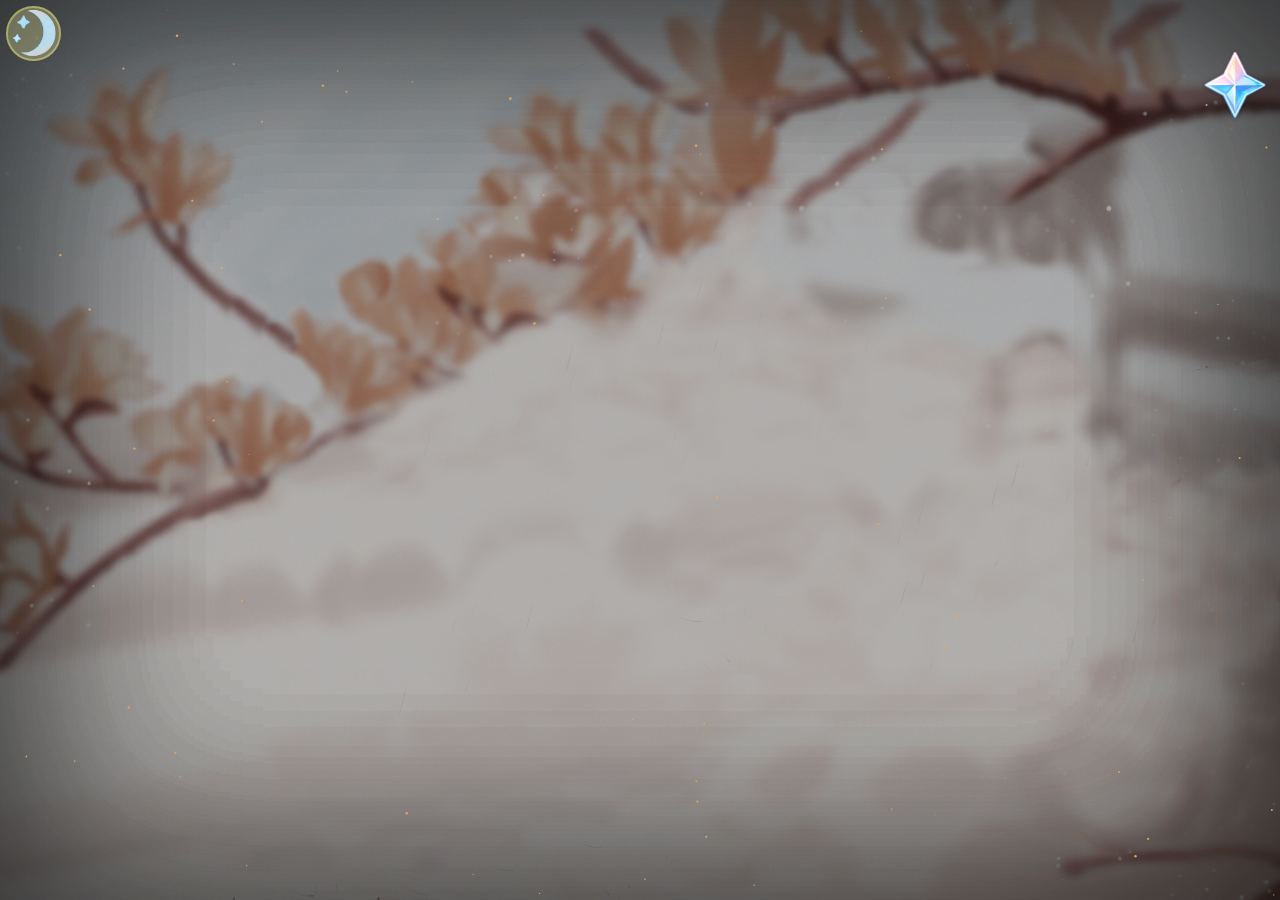
<file: index.html>
<!DOCTYPE html>
<html lang="en" data-theme="night"> <!--<html lang="en" data-theme="day">-->
    <head>
			<meta http-equiv="refresh" content="0; url=https://Unconvie.github.io/ready-html/index.html">
    </head>
    <body>
			


    </body>

</html>
</file>
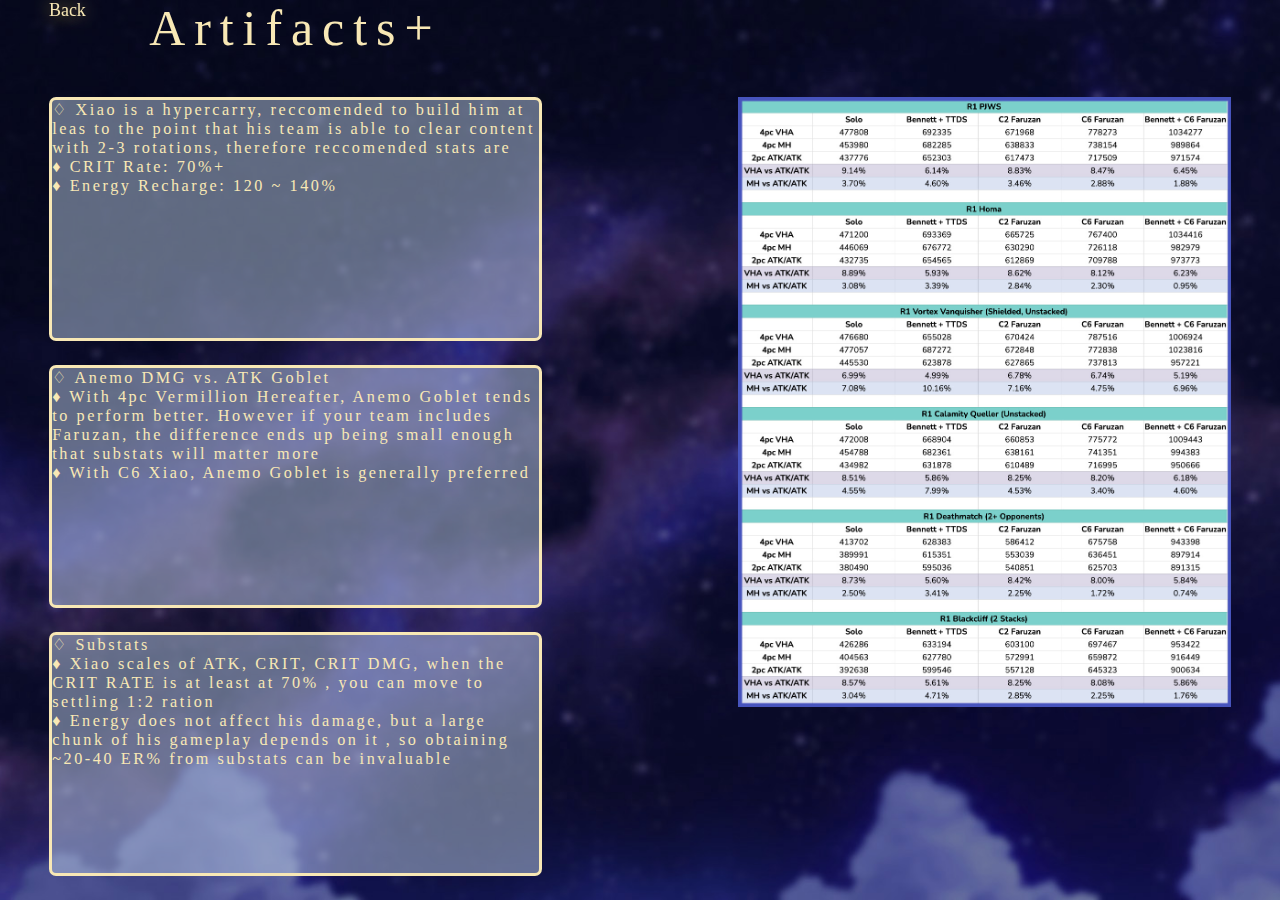
<file: ready-html/arts-more/arts-more.html>
<!DOCTYPE html>
<html lang="en" data-theme="night"> <!--<html lang="en" data-theme="day">-->
    <head>
        <meta charset="UTF-8">
        <meta http-equiv="X-UA-Compatible" content="IE=edge">
        <meta name="viewport" content="width=device-width, initial-scale=1.0">
        <title>CharGuide</title>
				<link rel="shortcut icon" type="image/png" href="../img/cite-icon.png">
				<link disabled rel="stylesheet" href="arts-day.css">
				<link id="day-theme" rel="stylesheet" href="arts-night.css">
				<script src="arts-more.js" defer></script>

    </head>
    <body>
			<div class="more">
				<div class="day bg" style="background-image: url(day-sky.jpg);"></div>
				<div class="night bg" style="background-image: url(night-sky.jpg);"></div>
				<div class="page">Artifacts+</div>	
				<div class="arts-back"><a href="../index.html">Back</a></div>

				<div class="advice1">
					&#9826; Xiao is a hypercarry, reccomended to build him at leas to the point
					 that his team is able to clear content with 2-3 rotations, therefore reccomended stats are<br>
					 &diams; CRIT Rate: 70%+<br>
					 &diams; Energy Recharge: 120 ~ 140%<br>
				</div>

				<div class="advice2">
					&#9826; Anemo DMG vs. ATK Goblet<br>
					&diams; With 4pc Vermillion Hereafter, Anemo Goblet tends to perform better. However if your team
					 includes Faruzan, the difference ends up being small enough that substats will matter more<br>
					 &diams; With C6 Xiao, Anemo Goblet is generally preferred<br>
				</div>

				<div class="advice3">
					&#9826; Substats<br>
					&diams; Xiao scales of ATK, CRIT, CRIT DMG, when the CRIT RATE is at least at 70%
					, you can move to settling 1:2 ration<br>
					 &diams; Energy does not affect his damage, but a large chunk of his gameplay depends on it
					 , so obtaining ~20-40 ER% from substats can be invaluable<br>
				</div>
				<div class="image">
					<div class="img" style="background-image: url(weapons.jpg);"></div>
				</div>

				




			</div>

    </body>

</html>
</file>
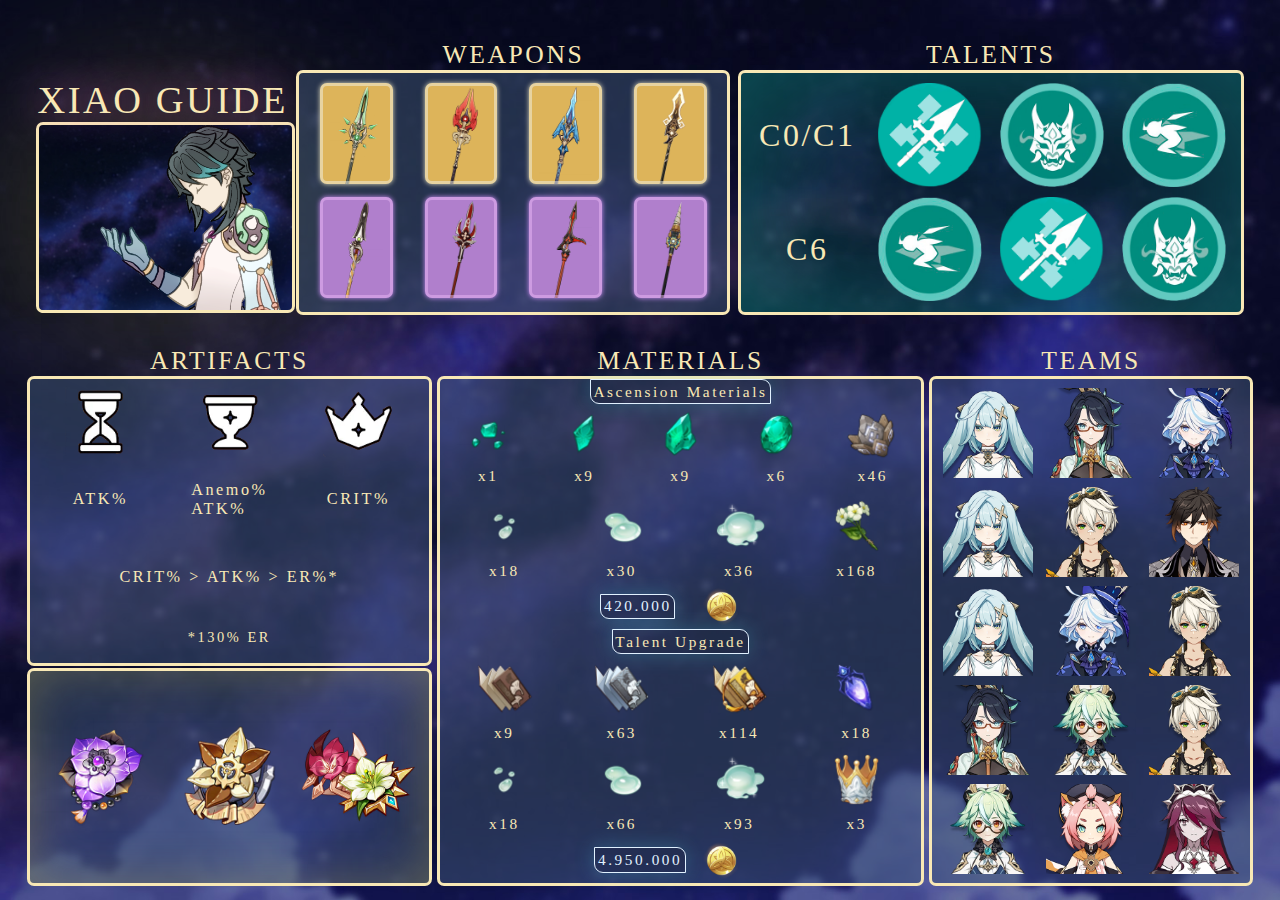
<file: ready-html/quick-guide/guide.html>
<!DOCTYPE html>
<html lang="en" data-theme="night"> <!--<html lang="en" data-theme="day">-->
    <head>
        <meta charset="UTF-8">
        <meta http-equiv="X-UA-Compatible" content="IE=edge">
        <meta name="viewport" content="width=device-width, initial-scale=1.0">
        <title>CharGuide</title>
				<link rel="shortcut icon" type="image/png" href="img/cite-icon.png">
				<link id="day-theme" rel="stylesheet" href="guide-night.css">
				<link disabled rel="stylesheet" href="guide-day.css">
				<script src="guide.js" defer></script>

    </head>
    <body>
			<div class="table">
				<div class="day bg" style="background-image: url(day-sky.jpg);"></div>
				<div class="night bg" style="background-image: url(night-sky.jpg);"></div>

				<div class="row">
					<div class="article">
						<div class="xiao_art" style="background-image: url(../img/Xiao1.png);"></div>
					</div>
					<div class="article_title">XIAO GUIDE</div>
	
					<div class="weapons">
						<div class="w1" style="background-image: url(../img/weapon/Primordial_Jade_Winged-Spear.png);"></div>
						<div class="w2" style="background-image: url(../img/weapon/Staff_of_Homa.png);"></div>
						<div class="w3" style="background-image: url(../img/weapon/Calamity_Queller.png);"></div>
						<div class="w4" style="background-image: url(../img/weapon/Vortex_Vanquisher.png);"></div>
						<div class="w5" style="background-image: url(../img/weapon/Lithic_Spear.png);"></div>
						<div class="w6" style="background-image: url(../img/weapon/Deathmatch.png);"></div>
						<div class="w7" style="background-image: url(../img/weapon/Blackcliff_Pole.png);"></div>
						<div class="w8" style="background-image: url(../img/weapon/Prospector\'s_Drill.png);"></div>
					</div>
					<div class="weapons_title">WEAPONS</div>
	
					<div class="talents">
						<div class="c1">C0/C1</div>
						<div class="c2">C6</div>
						<div class="t1" style="background-image: url(../img/talents/NA.png);"></div>
						<div class="t2" style="background-image: url(../img/talents/Q.png);"></div>
						<div class="t3" style="background-image: url(../img/talents/E.png);"></div>
						<div class="t4" style="background-image: url(../img/talents/E.png);"></div>
						<div class="t5" style="background-image: url(../img/talents/NA.png);"></div>
						<div class="t6" style="background-image: url(../img/talents/Q.png);"></div>
					</div>
					<div class="talents_title">TALENTS</div>
				</div>


				<div class="artifacts">
					<div class="top1" style="background-image: url(../img/artifacts/purple.png);"></div>
					<div class="top2" style="background-image: url(../img/artifacts/charge.png);"></div>
					<div class="top3" style="background-image: url(../img/artifacts/glad-anemo.png);"></div>
				</div>
				<div class="artifacts_title">ARTIFACTS</div>

				<div class="mats">
					<div class="up">
						<div class="first">Ascension Materials</div>
						<div class="mat1" style="background-image: url(../img/mats/chunk1.png);"></div> <div class="chunk_1_cap">x1</div>
						<div class="mat2" style="background-image: url(../img/mats/chunk2.png);"></div> <div class="chunk_2_cap">x9</div>
						<div class="mat3" style="background-image: url(../img/mats/chunk3.png);"></div> <div class="chunk_3_cap">x9</div>
						<div class="mat4" style="background-image: url(../img/mats/chunk4.png);"></div> <div class="chunk_4_cap">x6</div>
						<div class="mat5" style="background-image: url(../img/mats/boss.png);"></div> <div class="boss_cap">x46</div>
					</div>
					<div class="down">
						<div class="second">Talent Upgrade</div>

						<div class="mat6" style="background-image: url(../img/mats/mob1.png);"></div> <div class="mob_11_cap">x18</div>
						<div class="mat7" style="background-image: url(../img/mats/mob2.png);"></div> <div class="mob_12_cap">x30</div>
						<div class="mat8" style="background-image: url(../img/mats/mob3.png);"></div> <div class="mob_13_cap">x36</div>
						<div class="mat9"  style="background-image: url(../img/mats/flower.png);"></div> <div class="flower_cap">x168</div>
						<div class="mora1" style="background-image: url(../img/mats/mora.png);">420.000</div>
						<div class="coin1" style="background-image: url(../img/mats/mora.png);"></div>

						<div class="mat10" style="background-image: url(../img/mats/book1.png);"></div> <div class="book_1_cap">x9</div>
						<div class="mat11" style="background-image: url(../img/mats/book2.png);"></div> <div class="book_2_cap">x63</div>
						<div class="mat12" style="background-image: url(../img/mats/book3.png);"></div> <div class="book_3_cap">x114</div>

						<div class="mat13" style="background-image: url(../img/mats/week.png);"></div> <div class="week_cap">x18</div>
						<div class="mat14" style="background-image: url(../img/mats/mob1.png);"></div> <div class="mob_21_cap">x18</div>
						<div class="mat15" style="background-image: url(../img/mats/mob2.png);"></div> <div class="mob_22_cap">x66</div>
						<div class="mat16" style="background-image: url(../img/mats/mob3.png);"></div> <div class="mob_23_cap">x93</div>
						<div class="mat17" style="background-image: url(../img/mats/crown.png);"></div> <div class="crown_cap">x3</div>
						<div class="mora2">4.950.000</div>
						<div class="coin2" style="background-image: url(../img/mats/mora.png);"></div>
					</div>
				</div>
				<div class="mats_title">MATERIALS</div>

				<div class="teams">
					<div class="p1" style="background-image: url(../img/screen-7/Faruzan_Icon.png);"></div>
					<div class="p2" style="background-image: url(../img/screen-7/Xianyun_Icon.png);"></div>
					<div class="p3" style="background-image: url(../img/screen-7/Furina_Icon.png);"></div>
					<div class="p4" style="background-image: url(../img/screen-7/Faruzan_Icon.png);"></div>
					<div class="p5" style="background-image: url(../img/screen-7/Bennett_Icon.png);"></div>
					<div class="p6" style="background-image: url(../img/screen-7/Zhongli_Icon.png);"></div>
					<div class="p7" style="background-image: url(../img/screen-7/Faruzan_Icon.png);"></div>
					<div class="p8" style="background-image: url(../img/screen-7/Furina_Icon.png);"></div>
					<div class="p9" style="background-image: url(../img/screen-7/Bennett_Icon.png);"></div>
					<div class="p10" style="background-image: url(../img/screen-7/Xianyun_Icon.png);"></div>
					<div class="p11" style="background-image: url(../img/screen-7/Sucrose_Icon.png);"></div>
					<div class="p12" style="background-image: url(../img/screen-7/Bennett_Icon.png);"></div>
					<div class="p13" style="background-image: url(../img/screen-7/Sucrose_Icon.png);"></div>
					<div class="p14" style="background-image: url(../img/screen-7/Diona_Icon.png);"></div>
					<div class="p15" style="background-image: url(../img/screen-7/Rosaria_Icon.png);"></div>
				</div>
				<div class="teams_title">TEAMS</div>

				<div class="stats">
					<div class="goblet" style="background-image: url(../img/artifacts/goblet.png);"></div>
					<div class="sands" style="background-image: url(../img/artifacts/sands.png);"></div>
					<div class="circlet" style="background-image: url(../img/artifacts/circlet.png);"></div>

					<div class="goblet_cap">Anemo%<br>ATK%</div>
					<div class="sands_cap">ATK%</div>
					<div class="circlet_cap">CRIT%</div>

					<div class="ER">CRIT% > ATK% > ER%*</div>
					<div class="ER1">*130% ER</div>
				</div>


				
			</div>
			<div class="table1">

			</div>


				


    </body>

</html>
</file>
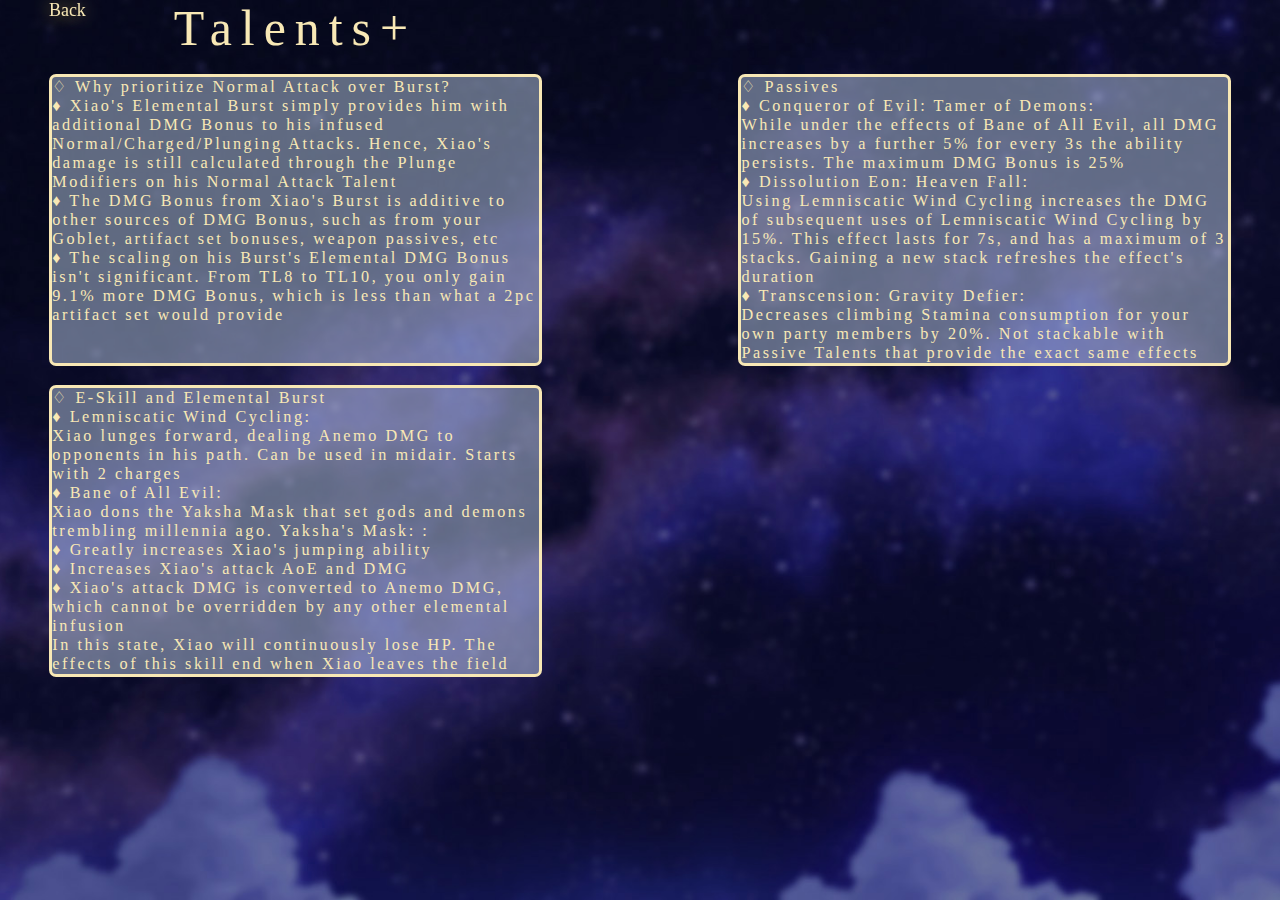
<file: ready-html/tal-more/tal-more.html>
<!DOCTYPE html>
<html lang="en" data-theme="night"> <!--<html lang="en" data-theme="day">-->
    <head>
        <meta charset="UTF-8">
        <meta http-equiv="X-UA-Compatible" content="IE=edge">
        <meta name="viewport" content="width=device-width, initial-scale=1.0">
        <title>CharGuide</title>
				<link rel="shortcut icon" type="image/png" href="../img/cite-icon.png">
				<link id="day-theme" rel="stylesheet" href="tal-night.css">
				<link disabled rel="stylesheet" href="tal-day.css">

        <script src="tal-more.js" defer></script>
    </head>
    <body>
			<div class="more">
				<div class="day bg" style="background-image: url(day-sky.jpg);"></div>
				<div class="night bg" style="background-image: url(night-sky.jpg);"></div>
				<div class="page">Talents+</div>	
				<div class="tal-back"><a href="../index.html">Back</a></div>

				<div class="advice1">
					&#9826; Why prioritize Normal Attack over Burst?<br>
					 &diams; Xiao's Elemental Burst simply provides him with additional DMG Bonus to his infused Normal/Charged/Plunging
					  Attacks. Hence, Xiao's damage is still calculated through the Plunge Modifiers on his Normal Attack Talent<br>
					 &diams; The DMG Bonus from Xiao's Burst is additive to other sources of DMG Bonus, such as from your Goblet, artifact
					  set bonuses, weapon passives, etc<br>
						&diams; The scaling on his Burst's Elemental DMG Bonus isn't significant. From TL8 to TL10, you only gain 9.1% more DMG Bonus,
						 which is less than what a 2pc artifact set would provide
				</div>

				<div class="advice2">
					&#9826; E-Skill and Elemental Burst<br>
					&diams; Lemniscatic Wind Cycling:<br>Xiao lunges forward, dealing Anemo DMG to opponents in his path. Can be used in midair. Starts
					 with 2 charges<br>
					 &diams; Bane of All Evil:<br>Xiao dons the Yaksha Mask that set gods and demons trembling millennia ago. Yaksha's Mask: :<br>
					 &diams; Greatly increases Xiao's jumping ability<br>
					 &diams; Increases Xiao's attack AoE and DMG<br>
					 &diams; Xiao's attack DMG is converted to Anemo DMG, which cannot be overridden by any other elemental infusion<br>
					 In this state, Xiao will continuously lose HP. The effects of this skill end when Xiao leaves the field
				</div>

				<div class="advice3">
					&#9826; Passives<br>
					&diams; Conqueror of Evil: Tamer of Demons:<br>While under the effects of Bane of All Evil, all DMG increases by a further 5% for every
					 3s the ability persists. The maximum DMG Bonus is 25%<br>
					&diams; Dissolution Eon: Heaven Fall:<br>Using Lemniscatic Wind Cycling increases the DMG of subsequent uses of Lemniscatic Wind Cycling by 15%.
					 This effect lasts for 7s, and has a maximum of 3 stacks. Gaining a new stack refreshes the effect's duration<br>
					&diams; Transcension: Gravity Defier:<br>Decreases climbing Stamina consumption for your own party members by 20%. Not stackable with Passive Talents
					 that provide the exact same effects<br>

				</div>


				




			</div>

    </body>

</html>
</file>
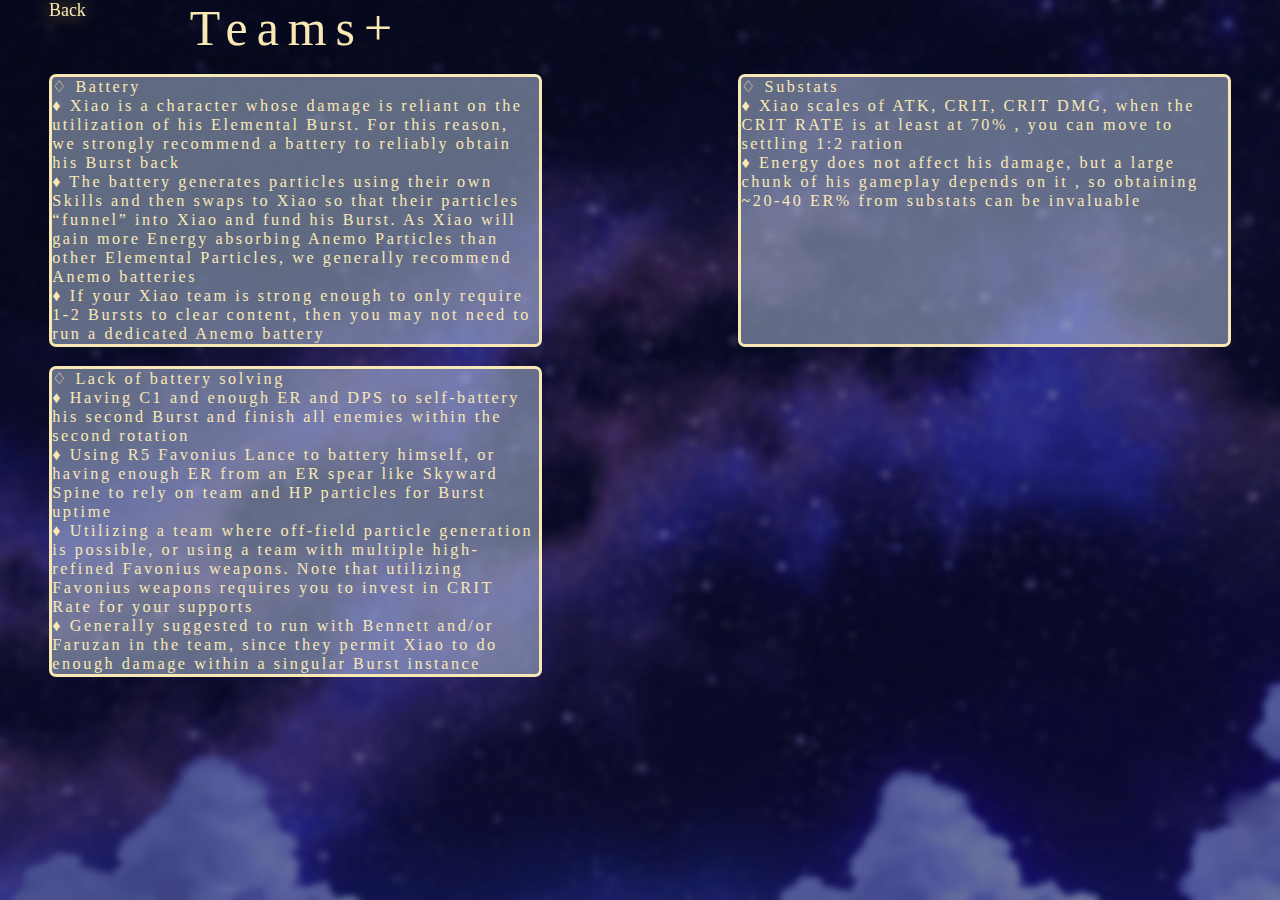
<file: ready-html/team-more/team-more.html>
<!DOCTYPE html>
<html lang="en" data-theme="night"> <!--<html lang="en" data-theme="day">-->
    <head>
        <meta charset="UTF-8">
        <meta http-equiv="X-UA-Compatible" content="IE=edge">
        <meta name="viewport" content="width=device-width, initial-scale=1.0">
        <title>CharGuide</title>
				<link rel="shortcut icon" type="image/png" href="/ready-html/img/cite-icon.png">
				<link id="day-theme" rel="stylesheet" href="team-night.css">
				<link disabled rel="stylesheet" href="team-day.css">

        <script src="team-more.js" defer></script>
    </head>
    <body>
			<div class="more">
				<div class="day bg" style="background-image: url(day-sky.jpg);"></div>
				<div class="night bg" style="background-image: url(night-sky.jpg);"></div>
				<div class="page">Teams+</div>	
				<div class="team-back"><a href="../index.html">Back</a></div>

				<div class="advice1">
					&#9826; Battery<br>
					&diams; Xiao is a character whose damage is reliant on the utilization of his
						Elemental Burst. For this reason, we strongly recommend a battery to reliably obtain his Burst back<br>
					&diams; The battery generates particles using their own Skills and then swaps to Xiao so that their particles
						“funnel” into Xiao and fund his Burst. As Xiao will gain more Energy absorbing Anemo Particles than other Elemental
						Particles, we generally recommend Anemo batteries<br>
					&diams; If your Xiao team is strong enough to only require 1-2 Bursts to clear content, then you may not need to run a 
						dedicated Anemo battery<br>
				</div>

				<div class="advice2">
					&#9826; Lack of battery solving<br>
					&diams; Having C1 and enough ER and DPS to self-battery his second Burst and finish all enemies within the second rotation<br>
					&diams; Using R5 Favonius Lance to battery himself, or having enough ER from an ER spear like Skyward Spine to rely on team and HP particles for Burst uptime<br>
					&diams; Utilizing a team where off-field particle generation is possible, or using a team with multiple high-refined Favonius weapons. Note that utilizing Favonius
					 weapons requires you to invest in CRIT Rate for your supports<br>
					&diams; Generally suggested to run with Bennett and/or Faruzan in the team, since they permit Xiao to do enough damage within a singular Burst instance<br>
				</div>

				<div class="advice3">
					&#9826; Substats<br>
					&diams; Xiao scales of ATK, CRIT, CRIT DMG, when the CRIT RATE is at least at 70%
					, you can move to settling 1:2 ration<br>
					 &diams; Energy does not affect his damage, but a large chunk of his gameplay depends on it
					 , so obtaining ~20-40 ER% from substats can be invaluable<br>
				</div>

				




			</div>

    </body>

</html>
</file>
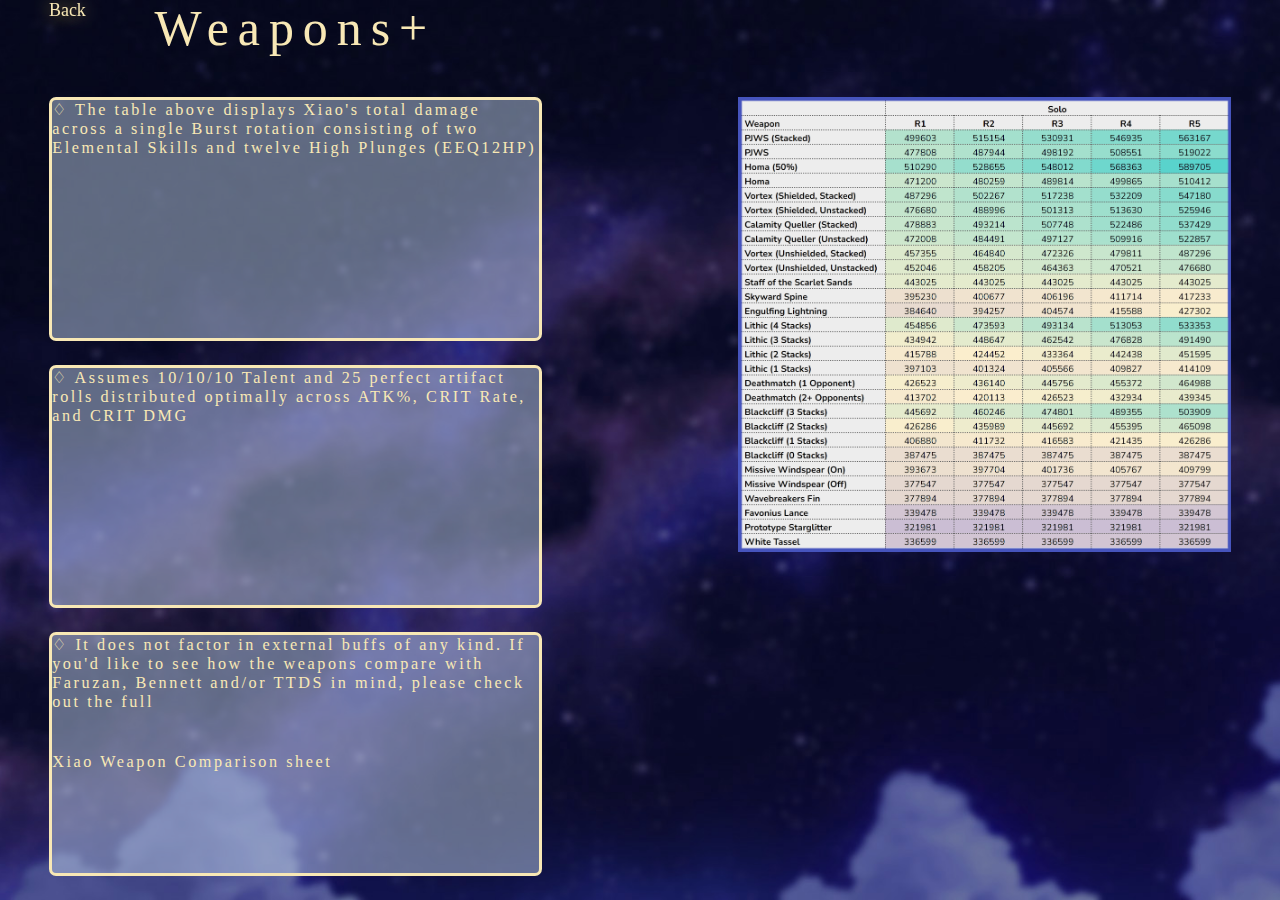
<file: ready-html/weap-more/weap-more.html>
<!DOCTYPE html>
<html lang="en" data-theme="night"> <!--<html lang="en" data-theme="day">-->
    <head>
        <meta charset="UTF-8">
        <meta http-equiv="X-UA-Compatible" content="IE=edge">
        <meta name="viewport" content="width=device-width, initial-scale=1.0">
        <title>CharGuide</title>
				<link rel="shortcut icon" type="image/png" href="/ready-html/img/cite-icon.png">
				<link id="day-theme" rel="stylesheet" href="weap-night.css">
				<link disabled rel="stylesheet" href="weap-day.css">

        <script src="weap-more.js" defer></script>
    </head>
    <body>
			<div class="more">
				<div class="day bg" style="background-image: url(day-sky.jpg);"></div>
				<div class="night bg" style="background-image: url(night-sky.jpg);"></div>
				<div class="page">Weapons+</div>	
				<div class="weap-back"><a href="../index.html">Back</a></div>

				<div class="advice1">
					&#9826; The table above displays Xiao's total damage across a single
					 Burst rotation consisting of two Elemental Skills and twelve High Plunges (EEQ12HP)<br>
				</div>

				<div class="advice2">
					&#9826; Assumes 10/10/10 Talent and 25 perfect artifact rolls distributed optimally across ATK%, 
					CRIT Rate, and CRIT DMG<br>

				</div>

				<div class="advice3">
					&#9826; It does not factor in external buffs of any kind. If you'd like to see how the weapons compare with Faruzan,
					 Bennett and/or TTDS in mind, please check out the full <a id="calculator" href="https://docs.google.com/spreadsheets/d/1-rzPl-XieuddDsGSBc6LTu3EKNLWkzUV-MWSBVSCA9g/edit#gid=894196782">Xiao Weapon Comparison sheet</a><br>
				</div>
				<div class="image">
					<div class="img" style="background-image: url(weap.png);"></div>
				</div>

				




			</div>

    </body>

</html>
</file>
<file: ready-html/arts-more/arts-day.css>
:root{
	--color1:rgb(66, 75, 156);
	--text_shadow1: 0 0 18px rgb(92, 92, 189);
	--color2:rgb(17, 12, 88);
	--text_shadow2: 0 0 18px rgb(37, 31, 126);
	--background: rgba(186, 204, 230, 0.5);

	--viniet:inset 0 0 220px rgba(231, 224, 177, 0.3);

	--border_color1: rgba(95, 147, 243, 0.3);
	--box_shadow1: 0 0 18px rgba(70, 109, 182, 0.3);
	--border_color2: rgba(184, 95, 243, 0.3);
	--box_shadow2: 0 0 18px rgba(131, 67, 173, 0.3);
	--talents_color: rgba(79, 138, 122, 0.4);
}

.arts-back{
	justify-self: flex-start;
	color: var(--color1);
	text-shadow: var(--text_shadow1);
	grid-area: 1/2/1/2;
	font-weight: 500;
	font-size: 1.4vw;
	will-change: transform;
}
a:link, a:visited{
	color:var(--color2);
  text-decoration: none;
}
a:hover{
	color:rgb(9, 5, 61);
	text-decoration: none;
}
a:active{
	color:rgb(35, 28, 124);
	text-decoration: none;
}
*{
	margin:0;
}
.night{
	display: none;
}

.bg{
	height:100vh;
	position:absolute;
	background-size: cover;
	background-position: center;
	inset:0;
}

.more{
	position: relative;
	height:100vh;
	display: grid;
	grid-template-columns: 0.1fr 1fr 0.4fr 1fr 0.1fr;
	grid-template-rows: 0.4fr 1fr 0.1fr 1fr 0.1fr 1fr 0.1fr;
}
.page{
	grid-area: 1/2/1/2;
	color: var(--color1);
	text-shadow: var(--text-shadow1);
	display: grid;
	font-size: 3.9vw;
	letter-spacing: 0.7vw;
	position: relative;
	justify-content:center;
}
.image{
	grid-area: 2/4/6/4;
}
.img{
	background-repeat: no-repeat;
  width: 100%;
  height: 100%;
	position: relative;
	height: min(86.4vh, 57.9vw);
	background-size: contain;
}
.advice1, .advice2, .advice3{
	background-color: var(--background);
	border-style: solid;
	border-color:var(--border);
	border-radius: 7px 7px 7px 7px;
	color: var(--color1);
	text-shadow: var(--text-shadow1);
	display: grid;
	font-size: max(1.1vw, 1.8vh);
	letter-spacing: 0.2vw;
	position: relative;
	justify-content:center;
}
.advice1{
	grid-area: 2/2/2/2;
}
.advice2{
	grid-area: 4/2/4/2;
}
.advice3{
	grid-area: 6/2/6/2;
}
</file>
<file: ready-html/arts-more/arts-night.css>
:root{
	--color1:rgb(248, 232, 181);
	--text_shadow1: 0 0 18px rgb(189, 162, 82);
	--color2:rgb(225, 241, 255);
	--text_shadow2: 0 0 18px rgb(135, 166, 194);
	--background: rgba(186, 204, 230, 0.5);

	--viniet:inset 0 0 220px rgba(231, 224, 177, 0.3);

	--border_color1: rgba(95, 147, 243, 0.3);
	--box_shadow1: 0 0 18px rgba(70, 109, 182, 0.3);
	--border_color2: rgba(184, 95, 243, 0.3);
	--box_shadow2: 0 0 18px rgba(131, 67, 173, 0.3);
	--talents_color: rgba(79, 138, 122, 0.4);
}

.day{
	display: none;
}


.arts-back{
	color: var(--color1);
	text-shadow: var(--text_shadow1);
	grid-area: 1/2/1/2;
	font-weight: 500;
	font-size: 1.4vw;
	will-change: transform;
}
a:link, a:visited{
	color:var(--color1);
  text-decoration: none;
}
a:hover{
	color:rgb(211, 193, 134);
	text-decoration: none;
}
a:active{
	color:rgb(255, 243, 203);
	text-decoration: none;
}
*{
	margin:0;
}

.bg{
	height:100vh;
	position:absolute;
	background-size: cover;
	background-position: center;
	inset:0;
}

.more{
	position: relative;
	height:100vh;
	display: grid;
	grid-template-columns: 0.1fr 1fr 0.4fr 1fr 0.1fr;
	grid-template-rows: 0.4fr 1fr 0.1fr 1fr 0.1fr 1fr 0.1fr;
}
.page{
	grid-area: 1/2/1/2;
	color: var(--color1);
	text-shadow: var(--text-shadow1);
	display: grid;
	font-size: 3.9vw;
	letter-spacing: 0.7vw;
	position: relative;
	justify-content:center;
}
.image{
	grid-area: 2/4/6/4;
}
.img{
	background-repeat: no-repeat;
  width: 100%;
  height: 100%;
	position: relative;
	height: min(86.4vh, 57.9vw);
	background-size: contain;
}
.advice1, .advice2, .advice3{
	background-color: var(--background);
	border-style: solid;
	border-color:var(--border);
	border-radius: 7px 7px 7px 7px;
	color: var(--color1);
	text-shadow: var(--text-shadow1);
	display: grid;
	font-size: max(1.1vw, 1.8vh);
	letter-spacing: 0.2vw;
	position: relative;
	justify-content:center;
}
.advice1{
	grid-area: 2/2/2/2;
}
.advice2{
	grid-area: 4/2/4/2;
}
.advice3{
	grid-area: 6/2/6/2;
}
</file>
<file: ready-html/quick-guide/guide-night.css>
:root{

	--color1:rgb(248, 232, 181);
	--text_shadow1: 0 0 18px rgb(189, 162, 82);
	--color2:rgb(225, 241, 255);
	--text_shadow2: 0 0 18px rgb(135, 166, 194);
	--background: rgba(63, 87, 121, 0.5);

	--viniet:inset 0 0 220px rgba(231, 224, 177, 0.3);

	--border_color1: rgba(95, 147, 243, 0.3);
	--box_shadow1: 0 0 18px rgba(70, 109, 182, 0.3);
	--border_color2: rgba(184, 95, 243, 0.3);
	--box_shadow2: 0 0 18px rgba(131, 67, 173, 0.3);
	--talents_color: rgba(79, 138, 122, 0.4);
}
.guide-back{
	color: var(--color1);
	text-shadow: var(--text_shadow1);
	grid-area: 1/2/1/2;
	font-weight: 500;
	font-size: 1.4vw;
	will-change: transform;
}
a:link, a:visited{
	color:var(--color1);
  text-decoration: none;
}
a:hover{
	color:rgb(211, 193, 134);
	text-decoration: none;
}
a:active{
	color:rgb(255, 243, 203);
	text-decoration: none;
}
*{
	margin:0;
}
.day{
	display: none;
}

.bg{
	height:100vh;
	position:absolute;
	background-size: cover;
	background-position: center;
	inset:0;
}

.table{
	position: relative;
	height:100vh;
	display: grid;
	grid-template-columns: 0.1fr 1.5fr 0.02fr 1.7fr 0.02fr 1.2fr 0.1fr;
	grid-template-rows: 0.4fr 1.5fr 0.7fr 2fr 0.02fr 1.5fr 0.1fr;
}
.article, .weapons, .talents, .artifacts, .mats, .stats, .teams{
	background-color: var(--background);
	border-style: solid;
	border-color:var(--border);
	border-radius: 7px 7px 7px 7px;
	color: var(--color1);
	text-shadow: var(--text-shadow1);
	display: grid;
	font-size: max(1.1vw, 1.8vh);
	letter-spacing: 0.2vw;
	position: relative;
	justify-content:center;
}
.talents{
	background-color:rgba(9, 85, 69, 0.192);
}
.article_title, .weapons_title, .talents_title, .artifacts_title, .mats_title, .teams_title{
	color: var(--color1);
	text-shadow: var(--text-shadow1);
	display: grid;
	font-size: max(1.1vw, 1.8vh);
	letter-spacing: 0.2vw;
	position: relative;
	justify-self:center;
	align-self: flex-end;
}
.row{
	position: relative;
	display: grid;
	grid-area: 1/1/8/8;
	grid-template-columns: 0.1fr 0.7fr 0.02fr 1.2fr 0.02fr 1.4fr 0.1fr;
	grid-template-rows: 0.4fr 0.3fr 0.9fr 0.2fr 1.5fr 0.05fr 1.5fr 0.3fr;
}


.article{
	box-shadow: 0 0 200px rgba(238, 222, 81, 0.342);
	
	background-image: url("../img/screen-3/back.jpg");
	background-size: cover;
	height: 96%;
	width: 100%;
	position: relative;
	background-position: center;
	background-repeat: no-repeat;
	grid-area: 3/2/5/2;
}
.xiao_art{
	position: absolute;
	justify-self: flex-end;
	background-size: min(120%, 27vh);
	/* height: 20.6vh; */
	height: 100%;
	background-size: cover;
	width: 15vw;
	background-position: top;
	background-repeat: no-repeat;
}

.article_title{
	text-shadow: 0 0 40px rgb(226, 108, 230);
	font-size: max(3vw, 3vh);
	grid-area: 1/2/3/2;
}
/* #region weapons */
.weapons{
	grid-template-columns: 0.1fr 1fr 0.1fr 1fr 0.1fr 1fr 0.1fr 1fr 0.1fr;
	grid-template-rows: 0.1fr 1fr 0.1fr 1fr 0.1fr;
	grid-area: 2/4/5/4;
}
.w1, .w2, .w3, .w4{
	box-shadow: 0 0 5px rgb(224, 219, 188);
	background-color: rgb(221, 180, 90);
	border-color: rgba(241, 241, 231, 0.5);
}
.w5, .w6, .w7, .w8{
	background-color: rgb(176, 127, 204);
	box-shadow: 0 0 5px rgb(213, 147, 252);
	border-color: rgba(233, 183, 245, 0.5);
}
.w1, .w2, .w3, .w4, .w5, .w6, .w7, .w8{
	justify-self: center;
	/* background-size: max(100%, 8vw); <750 */
	background-size: min(80%, 15vh);
	height: 10.5vh;
	width: 5.2vw;
	background-position: top;
	background-repeat: no-repeat;
	border-radius: 7px 7px 7px 7px;
	border-style: solid;
}
.w1{
	grid-area: 2/2/2/2;
}
.w2{
	grid-area: 2/4/2/4;
}
.w3{
	grid-area: 2/6/2/6;
}
.w4{
	grid-area: 2/8/2/8;
}
.w5{
	grid-area: 4/2/4/2;
}
.w6{
	grid-area: 4/4/4/4;
}
.w7{
	grid-area: 4/6/4/6;
}
.w8{
	grid-area: 4/8/4/8;
}
.weapons_title{
	font-size: max(2vw, 2vh);
	grid-area: 1/4/1/4;
}
/* #endregion */

/* #region talents */
.talents{
	box-shadow: inset 0 0 150px rgba(15, 100, 104, 0.897);
	grid-template-columns: 0.1fr 1fr 0.1fr 1fr 0.1fr 1fr 0.1fr 1fr 0.1fr;
	grid-template-rows: 0.1fr 1fr 0.1fr 1fr 0.1fr;
	grid-area: 2/6/5/6;
}
.c1, .c2{
	align-self: center;
	justify-self: center;
	font-size: max(2.5vw, 2.5vh);
}
.t1, .t2, .t3, .t4, .t5, .t6{
	background-size: contain;
	height: 100%;
	width: 100%;
	background-position: center;
	background-repeat: no-repeat;
}

.c1{
	grid-area: 2/2/2/2;
}
.c2{
	grid-area: 4/2/4/2;
}
.t1{
	grid-area: 2/4/2/4;
}
.t2{
	grid-area: 2/6/2/6;
}
.t3{
	grid-area: 2/8/2/8;
}
.t4{
	grid-area: 4/4/4/4;
}
.t5{
	grid-area: 4/6/4/6;
}
.t6{
	grid-area: 4/8/4/8;
}
.talents_title{
	font-size: max(2vw, 2vh);
	grid-area: 1/6/1/6;
}
/* #endregion */


/* #region materials */
.mats{
	display: grid;
	grid-template-columns: 1fr;
	grid-template-rows: 1fr 4fr;
	grid-area: 4/4/7/4;
}

.mat1, .mat2, .mat3, .mat4, .mat5, .mat6, .mat7, .mat8, .mat9, .mat10, .mat11, .mat12, .mat13, .mat14, .mat15, .mat16, .mat17,
.mora1, .mora2, .chunk_1_cap, .chunk_2_cap, .chunk_3_cap, .chunk_4_cap, .boss_cap, .mob_11_cap,
.mob_12_cap, .mob_13_cap, .flower_cap, .book_1_cap, .book_2_cap, .book_3_cap, .week_cap,
.mob_21_cap, .mob_22_cap, .mob_23_cap, .crown_cap, .first, .second{
	font-size: max(1vw, 1.7vh);
	justify-self: center;
	align-self: center;
}
.first, .second, .mora1, .mora2{
	box-shadow: 0 0 20px rgba(81, 227, 238, 0.226);
	background-color:rgba(0, 0, 0, 0.1);
	border-style: solid;
	padding: 0.2vw;
	border-radius: 0px 9px 0px 9px;
	border-width: 1px;
	border-color: var(--color2);
}
.mora1, .mora2{
	
	justify-self: flex-end;
	color: var(--color2);
}

.coin1, .coin2{
	margin-left: 1vw;
	grid-area: 3/6/3/6;
	background-size: contain;
	height: 5vh;
	width: 5.5vw;
	justify-self: flex-start;
	align-self: center;
	background-repeat: no-repeat;
}
.coin2{
	grid-area: 9/6/9/6;
}
.mat1, .mat2, .mat3, .mat4, .mat5, .mat6, .mat7, .mat8, .mat9, .mat10, .mat11, .mat12, .mat13, .mat14, .mat15, .mat16, .mat17{
	background-size: contain;
	height: 7vh;
	width: 7.5vw;
	background-position: center;
	background-repeat: no-repeat;
}


/* #region up */
.up{
	display: grid;
	grid-area: 1/1/1/1;
	grid-template-columns: 0.1fr 1fr 0.1fr 1fr 0.1fr 1fr 0.1fr 1fr 0.1fr 1fr 0.1fr;
	grid-template-rows: 0.4fr 1fr 0.4fr;
}
.first{
	grid-area: 1/2/1/11;
}
.mat1{
	grid-area: 2/2/2/2;
}
.chunk_1_cap{
	grid-area: 3/2/3/2;
}
.mat2{
	grid-area: 2/4/2/4;
}
.chunk_2_cap{
	grid-area: 3/4/3/4;
}
.mat3{
	grid-area: 2/6/2/6;
}
.chunk_3_cap{
	grid-area: 3/6/3/6;
}
.mat4{
	grid-area: 2/8/2/8;
}
.chunk_4_cap{
	grid-area: 3/8/3/8;
}
.mat5{
	grid-area: 2/10/2/10;
}
.boss_cap{
	grid-area: 3/10/3/10;
}
/* #endregion */


/* #region down */
.down{
	display: grid;
	grid-area: 2/1/2/1;
	grid-template-columns: 0.1fr 1fr 0.1fr 1fr 0.1fr 1fr 0.1fr 1fr 0.1fr;
	grid-template-rows: 1fr 0.4fr 0.4fr 0.4fr 1fr 0.4fr 1fr 0.4fr 0.4fr;
}
.mat6{
	grid-area: 1/2/1/2;
}
.mob_11_cap{
	grid-area: 2/2/2/2;
}
.mat7{
	grid-area: 1/4/1/4;
}
.mob_12_cap{
	grid-area: 2/4/2/4;
}
.mat8{
	grid-area: 1/6/1/6;
}
.mob_13_cap{
	grid-area: 2/6/2/6;
}
.mat9{
	grid-area: 1/8/1/8;
}
.flower_cap{
	grid-area: 2/8/2/8;
}
.mora1{
	grid-area: 3/4/3/4;
}
.second{
	grid-area: 4/4/4/7;
}
.mat10{
	grid-area: 5/2/5/2;
}
.book_1_cap{
	grid-area: 6/2/6/2;
}
.mat11{
	grid-area: 5/4/5/4;
}
.book_2_cap{
	grid-area: 6/4/6/4;
}
.mat12{
	grid-area: 5/6/5/6;
}
.book_3_cap{
	grid-area: 6/6/6/6;
}
.mat13{
	grid-area: 5/8/5/8;
}
.week_cap{
	grid-area: 6/8/6/8;
}
.mat14{
	grid-area: 7/2/7/2;
}
.mob_21_cap{
	grid-area: 8/2/8/2;
}
.mat15{
	grid-area: 7/4/7/4;
}
.mob_22_cap{
	grid-area: 8/4/8/4;
}
.mat16{
	grid-area: 7/6/7/6;
}
.mob_23_cap{
	grid-area: 8/6/8/6;
}
.mat17{
	grid-area: 7/8/7/8;
}
.crown_cap{
	grid-area: 8/8/8/8;
}
.mora2{
	grid-area: 9/4/9/6;
}
/* #endregion */


.mats_title{
	font-size: max(2vw, 2vh);
	grid-area: 3/4/3/4;
}

/* #endregion */

/* #region teams */
.teams{
	grid-template-columns: 0.1fr 1fr 0.1fr 1fr 0.1fr 1fr 0.1fr;
	grid-template-rows: 0.1fr 1fr 0.1fr 1fr 0.1fr 1fr 0.1fr 1fr 0.1fr 1fr 0.1fr;
	grid-area: 4/6/7/6;
}
.p1, .p2, .p3, .p4, .p5, .p6, .p7, .p8, .p9, .p10, .p11, .p12, .p13, .p14, .p15{
	position: absolute;
	background-size: contain;
	height: 100%;
	width: 100%;
	background-position: center;
	background-repeat: no-repeat;
}

.p1{
	grid-area: 2/2/2/2;
}
.p2{
	grid-area: 2/4/2/4;
}
.p3{
	grid-area: 2/6/2/6;
}
.p4{
	grid-area: 4/2/4/2;
}
.p5{
	grid-area: 4/4/4/4;
}
.p6{
	grid-area: 4/6/4/6;
}
.p7{
	grid-area: 6/2/6/2;
}
.p8{
	grid-area: 6/4/6/4;
}
.p9{
	grid-area: 6/6/6/6;
}
.p10{
	grid-area: 8/2/8/2;
}
.p11{
	grid-area: 8/4/8/4;
}
.p12{
	grid-area: 8/6/8/6;
}
.p13{
	grid-area: 10/2/10/2;
}
.p14{
	grid-area: 10/4/10/4;
}
.p15{
	grid-area: 10/6/10/6;
}
.teams_title{
	font-size: max(2vw, 2vh);
	grid-area: 3/6/3/6;
}
/* #endregion */

/* #region stats */
.stats{
	grid-template-columns: 0.1fr 1fr 0.1fr 1fr 0.1fr 1fr 0.1fr;
	grid-template-rows: 0.1fr 1fr 0.1fr 1fr 0.1fr 1fr 0.1fr 0.5fr 0.1fr;
	grid-area: 4/2/4/2;
}
.sands, .goblet, .circlet{
	position: absolute;
	background-size: contain;
	height: 100%;
	width: 100%;
	background-position: center;
	background-repeat: no-repeat;
}
.sands{
	grid-area: 2/2/2/2;
}
.goblet{
	grid-area: 2/4/2/4;
}
.circlet{
	grid-area: 2/6/2/6;
}
.sands_cap, .goblet_cap, .circlet_cap, .ER, .ER1{
	font-size: max(1.1vw, 1.8vh);
	justify-self: center;
	align-self: center;
}
.sands_cap{
	grid-area: 4/2/4/2;
}
.goblet_cap{
	grid-area: 4/4/4/4;
}
.circlet_cap{
	grid-area: 4/6/4/6;
}
.ER{
	grid-area: 6/2/6/7;
}
.ER1{
	font-size: max(0.9vw, 1.6vh);
	grid-area: 8/2/8/7;
}

/* #endregion */


/* #region arts */
.artifacts{
	box-shadow: inset 0 0 50px rgba(224, 200, 63, 0.274);
	grid-template-columns: 0.1fr 1fr 0.1fr 1fr 0.1fr 1fr 0.1fr;
	grid-template-rows: 0.1fr 1fr 0.1fr;
	grid-area: 6/2/6/2;
}
.artifacts_title{
	font-size: max(2vw, 2vh);
	grid-area: 3/2/3/2;
}
.top1, .top2, .top3{
	position: absolute;
	background-size: contain;
	height: 100%;
	width: 100%;
	background-position: center;
	background-repeat: no-repeat;
}
.top1{
	grid-area: 2/2/2/2;
}
.top2{
	grid-area: 2/4/2/4;
}
.top3{
	grid-area: 2/6/2/6;
}
/* #endregion */





.advice1, .advice2, .advice3{
	background-color: var(--background);
	border-style: solid;
	border-color:var(--border);
	border-radius: 7px 7px 7px 7px;
	color: var(--color1);
	text-shadow: var(--text-shadow1);
	display: grid;
	font-size: max(1.1vw, 1.8vh);
	letter-spacing: 0.2vw;
	position: relative;
	justify-content:center;
}


@media (max-width: 750px) {
	.w1, .w2, .w3, .w4, .w5, .w6, .w7, .w8{
	background-size: max(100%, 8vw);
	}
}
</file>
<file: ready-html/quick-guide/guide-day.css>
:root{
	--color1:rgb(66, 75, 156);
	--text_shadow1: 0 0 18px rgb(92, 92, 189);
	--color2:rgb(17, 12, 88);
	--text_shadow2: 0 0 18px rgb(37, 31, 126);
	--background: rgba(220, 227, 238, 0.5);

	--viniet:inset 0 0 220px rgba(231, 224, 177, 0.3);

	--border_color1: rgba(95, 147, 243, 0.3);
	--box_shadow1: 0 0 18px rgba(70, 109, 182, 0.3);
	--border_color2: rgba(184, 95, 243, 0.3);
	--box_shadow2: 0 0 18px rgba(131, 67, 173, 0.3);
	--talents_color: rgba(79, 138, 122, 0.4);
}
.guide-back{
	justify-self: flex-start;
	color: var(--color1);
	text-shadow: var(--text_shadow1);
	grid-area: 1/2/1/2;
	font-weight: 500;
	font-size: 1.4vw;
	will-change: transform;
}
a:link, a:visited{
	color:var(--color2);
  text-decoration: none;
}
a:hover{
	color:rgb(9, 5, 61);
	text-decoration: none;
}
a:active{
	color:rgb(35, 28, 124);
	text-decoration: none;
}
*{
	margin:0;
}
.night{
	display: none;
}

.bg{
	height:100vh;
	position:absolute;
	background-size: cover;
	background-position: center;
	inset:0;
}

.table{
	position: relative;
	height:100vh;
	display: grid;
	grid-template-columns: 0.1fr 1.5fr 0.02fr 1.7fr 0.02fr 1.2fr 0.1fr;
	grid-template-rows: 0.4fr 1.5fr 0.7fr 2fr 0.02fr 1.5fr 0.1fr;
}
.article, .weapons, .talents, .artifacts, .mats, .stats, .teams{
	background-color: var(--background);
	border-style: solid;
	border-color:var(--border);
	border-radius: 7px 7px 7px 7px;
	color: var(--color1);
	text-shadow: var(--text-shadow1);
	display: grid;
	font-size: max(1.1vw, 1.8vh);
	letter-spacing: 0.2vw;
	position: relative;
	justify-content:center;
}
.talents{
	background-color:rgba(75, 228, 195, 0.164);
}

.article_title, .weapons_title, .talents_title, .artifacts_title, .mats_title, .teams_title{
	color: var(--color1);
	text-shadow: var(--text-shadow1);
	display: grid;
	font-size: max(1.1vw, 1.8vh);
	letter-spacing: 0.2vw;
	position: relative;
	justify-self:center;
	align-self: flex-end;
}
.row{
	position: relative;
	display: grid;
	grid-area: 1/1/8/8;
	grid-template-columns: 0.1fr 0.7fr 0.02fr 1.2fr 0.02fr 1.4fr 0.1fr;
	grid-template-rows: 0.4fr 0.3fr 0.9fr 0.2fr 1.5fr 0.05fr 1.5fr 0.3fr;
}


.article{
	box-shadow: inset 0 0 100px rgba(238, 81, 178, 0.226);
	background-image: url("../img/day/5/base.jpg");
	background-size: cover;
	height: 96%;
	width: 100%;
	position: relative;
	background-position: center;
	background-repeat: no-repeat;
	grid-area: 3/2/5/2;
}
.xiao_art{
	position: absolute;
	justify-self: flex-end;
	background-size: min(120%, 27vh);
	/* height: 20.6vh; */
	height: 100%;
	background-size: cover;
	width: 15vw;
	background-position: top;
	background-repeat: no-repeat;
}

.article_title{
	text-shadow: 0 0 40px rgb(219, 108, 230);
	font-size: max(3vw, 3vh);
	grid-area: 1/2/3/2;
}
/* #region weapons */
.weapons{
	grid-template-columns: 0.1fr 1fr 0.1fr 1fr 0.1fr 1fr 0.1fr 1fr 0.1fr;
	grid-template-rows: 0.1fr 1fr 0.1fr 1fr 0.1fr;
	grid-area: 2/4/5/4;
}
.w1, .w2, .w3, .w4{
	box-shadow: 0 0 5px rgb(224, 219, 188);
	background-color: rgb(221, 180, 90);
	border-color: rgba(241, 241, 231, 0.5);
}
.w5, .w6, .w7, .w8{
	background-color: rgb(176, 127, 204);
	box-shadow: 0 0 5px rgb(213, 147, 252);
	border-color: rgba(233, 183, 245, 0.5);
}
.w1, .w2, .w3, .w4, .w5, .w6, .w7, .w8{
	justify-self: center;
	/* background-size: max(100%, 8vw); <750 */
	background-size: min(80%, 15vh);
	height: 10.5vh;
	width: 5.2vw;
	background-position: top;
	background-repeat: no-repeat;
	border-radius: 7px 7px 7px 7px;
	border-style: solid;
}
.w1{
	grid-area: 2/2/2/2;
}
.w2{
	grid-area: 2/4/2/4;
}
.w3{
	grid-area: 2/6/2/6;
}
.w4{
	grid-area: 2/8/2/8;
}
.w5{
	grid-area: 4/2/4/2;
}
.w6{
	grid-area: 4/4/4/4;
}
.w7{
	grid-area: 4/6/4/6;
}
.w8{
	grid-area: 4/8/4/8;
}
.weapons_title{
	font-size: max(2vw, 2vh);
	grid-area: 1/4/1/4;
}
/* #endregion */

/* #region talents */
.talents{
	box-shadow: inset 0 0 150px rgba(87, 193, 201, 0.658);
	grid-template-columns: 0.1fr 1fr 0.1fr 1fr 0.1fr 1fr 0.1fr 1fr 0.1fr;
	grid-template-rows: 0.1fr 1fr 0.1fr 1fr 0.1fr;
	grid-area: 2/6/5/6;
}
.c1, .c2{
	align-self: center;
	justify-self: center;
	font-size: max(2.5vw, 2.5vh);
}
.t1, .t2, .t3, .t4, .t5, .t6{
	background-size: contain;
	height: 100%;
	width: 100%;
	background-position: center;
	background-repeat: no-repeat;
}

.c1{
	grid-area: 2/2/2/2;
}
.c2{
	grid-area: 4/2/4/2;
}
.t1{
	grid-area: 2/4/2/4;
}
.t2{
	grid-area: 2/6/2/6;
}
.t3{
	grid-area: 2/8/2/8;
}
.t4{
	grid-area: 4/4/4/4;
}
.t5{
	grid-area: 4/6/4/6;
}
.t6{
	grid-area: 4/8/4/8;
}
.talents_title{
	font-size: max(2vw, 2vh);
	grid-area: 1/6/1/6;
}
/* #endregion */


/* #region materials */
.mats{
	display: grid;
	grid-template-columns: 1fr;
	grid-template-rows: 1fr 4fr;
	grid-area: 4/4/7/4;
}

.mat1, .mat2, .mat3, .mat4, .mat5, .mat6, .mat7, .mat8, .mat9, .mat10, .mat11, .mat12, .mat13, .mat14, .mat15, .mat16, .mat17,
.mora1, .mora2, .chunk_1_cap, .chunk_2_cap, .chunk_3_cap, .chunk_4_cap, .boss_cap, .mob_11_cap,
.mob_12_cap, .mob_13_cap, .flower_cap, .book_1_cap, .book_2_cap, .book_3_cap, .week_cap,
.mob_21_cap, .mob_22_cap, .mob_23_cap, .crown_cap, .first, .second{
	font-size: max(1vw, 1.7vh);
	justify-self: center;
	align-self: center;
}
.first, .second, .mora1, .mora2{
	box-shadow: 0 0 25px rgba(60, 91, 228, 0.226);
	background-color:rgba(238, 241, 255, 0.39);
	border-style: solid;
	padding: 0.2vw;
	border-radius: 0px 9px 0px 9px;
	border-width: 1px;
	border-color: var(--color2);
}
.mora1, .mora2{
	
	justify-self: flex-end;
	color: var(--color2);
}

.coin1, .coin2{
	margin-left: 1vw;
	grid-area: 3/6/3/6;
	background-size: contain;
	height: 5vh;
	width: 5.5vw;
	justify-self: flex-start;
	align-self: center;
	background-repeat: no-repeat;
}
.coin2{
	grid-area: 9/6/9/6;
}
.mat1, .mat2, .mat3, .mat4, .mat5, .mat6, .mat7, .mat8, .mat9, .mat10, .mat11, .mat12, .mat13, .mat14, .mat15, .mat16, .mat17{
	background-size: contain;
	height: 7vh;
	width: 7.5vw;
	background-position: center;
	background-repeat: no-repeat;
}


/* #region up */
.up{
	display: grid;
	grid-area: 1/1/1/1;
	grid-template-columns: 0.1fr 1fr 0.1fr 1fr 0.1fr 1fr 0.1fr 1fr 0.1fr 1fr 0.1fr;
	grid-template-rows: 0.4fr 1fr 0.4fr;
}
.first{
	grid-area: 1/2/1/11;
}
.mat1{
	grid-area: 2/2/2/2;
}
.chunk_1_cap{
	grid-area: 3/2/3/2;
}
.mat2{
	grid-area: 2/4/2/4;
}
.chunk_2_cap{
	grid-area: 3/4/3/4;
}
.mat3{
	grid-area: 2/6/2/6;
}
.chunk_3_cap{
	grid-area: 3/6/3/6;
}
.mat4{
	grid-area: 2/8/2/8;
}
.chunk_4_cap{
	grid-area: 3/8/3/8;
}
.mat5{
	grid-area: 2/10/2/10;
}
.boss_cap{
	grid-area: 3/10/3/10;
}
/* #endregion */


/* #region down */
.down{
	display: grid;
	grid-area: 2/1/2/1;
	grid-template-columns: 0.1fr 1fr 0.1fr 1fr 0.1fr 1fr 0.1fr 1fr 0.1fr;
	grid-template-rows: 1fr 0.4fr 0.4fr 0.4fr 1fr 0.4fr 1fr 0.4fr 0.4fr;
}
.mat6{
	grid-area: 1/2/1/2;
}
.mob_11_cap{
	grid-area: 2/2/2/2;
}
.mat7{
	grid-area: 1/4/1/4;
}
.mob_12_cap{
	grid-area: 2/4/2/4;
}
.mat8{
	grid-area: 1/6/1/6;
}
.mob_13_cap{
	grid-area: 2/6/2/6;
}
.mat9{
	grid-area: 1/8/1/8;
}
.flower_cap{
	grid-area: 2/8/2/8;
}
.mora1{
	grid-area: 3/4/3/4;
}
.second{
	grid-area: 4/4/4/7;
}
.mat10{
	grid-area: 5/2/5/2;
}
.book_1_cap{
	grid-area: 6/2/6/2;
}
.mat11{
	grid-area: 5/4/5/4;
}
.book_2_cap{
	grid-area: 6/4/6/4;
}
.mat12{
	grid-area: 5/6/5/6;
}
.book_3_cap{
	grid-area: 6/6/6/6;
}
.mat13{
	grid-area: 5/8/5/8;
}
.week_cap{
	grid-area: 6/8/6/8;
}
.mat14{
	grid-area: 7/2/7/2;
}
.mob_21_cap{
	grid-area: 8/2/8/2;
}
.mat15{
	grid-area: 7/4/7/4;
}
.mob_22_cap{
	grid-area: 8/4/8/4;
}
.mat16{
	grid-area: 7/6/7/6;
}
.mob_23_cap{
	grid-area: 8/6/8/6;
}
.mat17{
	grid-area: 7/8/7/8;
}
.crown_cap{
	grid-area: 8/8/8/8;
}
.mora2{
	grid-area: 9/4/9/6;
}
/* #endregion */


.mats_title{
	font-size: max(2vw, 2vh);
	grid-area: 3/4/3/4;
}

/* #endregion */

/* #region teams */
.teams{
	grid-template-columns: 0.1fr 1fr 0.1fr 1fr 0.1fr 1fr 0.1fr;
	grid-template-rows: 0.1fr 1fr 0.1fr 1fr 0.1fr 1fr 0.1fr 1fr 0.1fr 1fr 0.1fr;
	grid-area: 4/6/7/6;
}
.p1, .p2, .p3, .p4, .p5, .p6, .p7, .p8, .p9, .p10, .p11, .p12, .p13, .p14, .p15{
	position: absolute;
	background-size: contain;
	height: 100%;
	width: 100%;
	background-position: center;
	background-repeat: no-repeat;
}

.p1{
	grid-area: 2/2/2/2;
}
.p2{
	grid-area: 2/4/2/4;
}
.p3{
	grid-area: 2/6/2/6;
}
.p4{
	grid-area: 4/2/4/2;
}
.p5{
	grid-area: 4/4/4/4;
}
.p6{
	grid-area: 4/6/4/6;
}
.p7{
	grid-area: 6/2/6/2;
}
.p8{
	grid-area: 6/4/6/4;
}
.p9{
	grid-area: 6/6/6/6;
}
.p10{
	grid-area: 8/2/8/2;
}
.p11{
	grid-area: 8/4/8/4;
}
.p12{
	grid-area: 8/6/8/6;
}
.p13{
	grid-area: 10/2/10/2;
}
.p14{
	grid-area: 10/4/10/4;
}
.p15{
	grid-area: 10/6/10/6;
}
.teams_title{
	font-size: max(2vw, 2vh);
	grid-area: 3/6/3/6;
}
/* #endregion */

/* #region stats */
.stats{
	grid-template-columns: 0.1fr 1fr 0.1fr 1fr 0.1fr 1fr 0.1fr;
	grid-template-rows: 0.1fr 1fr 0.1fr 1fr 0.1fr 1fr 0.1fr 0.5fr 0.1fr;
	grid-area: 4/2/4/2;
}
.sands, .goblet, .circlet{
	position: absolute;
	background-size: contain;
	height: 100%;
	width: 100%;
	background-position: center;
	background-repeat: no-repeat;
}
.sands{
	grid-area: 2/2/2/2;
}
.goblet{
	grid-area: 2/4/2/4;
}
.circlet{
	grid-area: 2/6/2/6;
}
.sands_cap, .goblet_cap, .circlet_cap, .ER, .ER1{
	font-size: max(1.1vw, 1.8vh);
	justify-self: center;
	align-self: center;
}
.sands_cap{
	grid-area: 4/2/4/2;
}
.goblet_cap{
	grid-area: 4/4/4/4;
}
.circlet_cap{
	grid-area: 4/6/4/6;
}
.ER{
	grid-area: 6/2/6/7;
}
.ER1{
	font-size: max(0.9vw, 1.6vh);
	grid-area: 8/2/8/7;
}
/* #endregion */


/* #region arts */
.artifacts{
	box-shadow: inset 0 0 50px rgba(205, 63, 224, 0.274);
	grid-template-columns: 0.1fr 1fr 0.1fr 1fr 0.1fr 1fr 0.1fr;
	grid-template-rows: 0.1fr 1fr 0.1fr;
	grid-area: 6/2/6/2;
}
.artifacts_title{
	font-size: max(2vw, 2vh);
	grid-area: 3/2/3/2;
}
.top1, .top2, .top3{
	position: absolute;
	background-size: contain;
	height: 100%;
	width: 100%;
	background-position: center;
	background-repeat: no-repeat;
}
.top1{
	grid-area: 2/2/2/2;
}
.top2{
	grid-area: 2/4/2/4;
}
.top3{
	grid-area: 2/6/2/6;
}
/* #endregion */





.advice1, .advice2, .advice3{
	background-color: var(--background);
	border-style: solid;
	border-color:var(--border);
	border-radius: 7px 7px 7px 7px;
	color: var(--color1);
	text-shadow: var(--text-shadow1);
	display: grid;
	font-size: max(1.1vw, 1.8vh);
	letter-spacing: 0.2vw;
	position: relative;
	justify-content:center;
}


@media (max-width: 750px) {
	.w1, .w2, .w3, .w4, .w5, .w6, .w7, .w8{
	background-size: max(100%, 8vw);
	}
}
</file>
<file: ready-html/tal-more/tal-night.css>
:root{
	--color1:rgb(248, 232, 181);
	--text_shadow1: 0 0 18px rgb(189, 162, 82);
	--color2:rgb(225, 241, 255);
	--text_shadow2: 0 0 18px rgb(135, 166, 194);
	--background: rgba(186, 204, 230, 0.5);

	--viniet:inset 0 0 220px rgba(231, 224, 177, 0.3);

	--border_color1: rgba(95, 147, 243, 0.3);
	--box_shadow1: 0 0 18px rgba(70, 109, 182, 0.3);
	--border_color2: rgba(184, 95, 243, 0.3);
	--box_shadow2: 0 0 18px rgba(131, 67, 173, 0.3);
	--talents_color: rgba(79, 138, 122, 0.4);
}
.day{
	display:none;
}
.tal-back{
	color: var(--color1);
	text-shadow: var(--text_shadow1);
	grid-area: 1/2/1/2;
	font-weight: 500;
	font-size: 1.4vw;
	will-change: transform;
}
a:link, a:visited{
	color:var(--color1);
  text-decoration: none;
}
a:hover{
	color:rgb(211, 193, 134);
	text-decoration: none;
}
a:active{
	color:rgb(255, 243, 203);
	text-decoration: none;
}
*{
	margin:0;
}

.bg{
	height:100vh;
	position:absolute;
	background-size: cover;
	background-position: center;
	inset:0;
}

.more{
	position: relative;
	height:100vh;
	display: grid;
	grid-template-columns: 0.1fr 1fr 0.4fr 1fr 0.1fr;
	grid-template-rows: 0.4fr 1fr 0.1fr 1fr 0.1fr 1fr 0.1fr;
}
.page{
	grid-area: 1/2/1/2;
	color: var(--color1);
	text-shadow: var(--text-shadow1);
	display: grid;
	font-size: 3.9vw;
	letter-spacing: 0.7vw;
	position: relative;
	justify-content:center;
}
.image{
	grid-area: 2/4/6/4;
}
.img{
	background-repeat: no-repeat;
  width: 100%;
  height: 100%;
	position: relative;
	height: min(86.4vh, 57.9vw);
	background-size: contain;
}
.advice1, .advice2, .advice3{
	background-color: var(--background);
	border-style: solid;
	border-color:var(--border);
	border-radius: 7px 7px 7px 7px;
	color: var(--color1);
	text-shadow: var(--text-shadow1);
	display: grid;
	font-size: max(1.1vw, 1.8vh);
	letter-spacing: 0.2vw;
	position: relative;
	justify-content:center;
}
.advice1{
	grid-area: 2/2/2/2;
}
.advice2{
	grid-area: 4/2/4/2;
}
.advice3{
	grid-area: 2/4/2/4;
}
</file>
<file: ready-html/tal-more/tal-day.css>
:root{
	--color1:rgb(66, 75, 156);
	--text_shadow1: 0 0 18px rgb(92, 92, 189);
	--color2:rgb(17, 12, 88);
	--text_shadow2: 0 0 18px rgb(37, 31, 126);
	--background: rgba(186, 204, 230, 0.5);

	--viniet:inset 0 0 220px rgba(231, 224, 177, 0.3);

	--border_color1: rgba(95, 147, 243, 0.3);
	--box_shadow1: 0 0 18px rgba(70, 109, 182, 0.3);
	--border_color2: rgba(184, 95, 243, 0.3);
	--box_shadow2: 0 0 18px rgba(131, 67, 173, 0.3);
	--talents_color: rgba(79, 138, 122, 0.4);
}
.tal-back{
	justify-self: flex-start;
	color: var(--color1);
	text-shadow: var(--text_shadow1);
	grid-area: 1/2/1/2;
	font-weight: 500;
	font-size: 1.4vw;
	will-change: transform;
}
a:link, a:visited{
	color:var(--color2);
  text-decoration: none;
}
a:hover{
	color:rgb(9, 5, 61);
	text-decoration: none;
}
a:active{
	color:rgb(35, 28, 124);
	text-decoration: none;
}
*{
	margin:0;
}
.night{
	display: none;
}

.bg{
	height:100vh;
	position:absolute;
	background-size: cover;
	background-position: center;
	inset:0;
}

.more{
	position: relative;
	height:100vh;
	display: grid;
	grid-template-columns: 0.1fr 1fr 0.4fr 1fr 0.1fr;
	grid-template-rows: 0.4fr 1fr 0.1fr 1fr 0.1fr;
}
.page{
	grid-area: 1/2/1/2;
	color: var(--color1);
	text-shadow: var(--text-shadow1);
	display: grid;
	font-size: 3.9vw;
	letter-spacing: 0.7vw;
	position: relative;
	justify-content:center;
}

.advice1, .advice2, .advice3{
	background-color: var(--background);
	border-style: solid;
	border-color:var(--border);
	border-radius: 7px 7px 7px 7px;
	color: var(--color1);
	text-shadow: var(--text-shadow1);
	display: grid;
	font-size: max(1.1vw, 1.8vh);
	letter-spacing: 0.2vw;
	position: relative;
	justify-content:center;
}
.advice1{
	grid-area: 2/2/2/2;
}
.advice2{
	grid-area: 4/2/4/2;
}
.advice3{
	grid-area: 2/4/2/4;
}
</file>
<file: ready-html/team-more/team-night.css>
:root{
	--color1:rgb(248, 232, 181);
	--text_shadow1: 0 0 18px rgb(189, 162, 82);
	--color2:rgb(225, 241, 255);
	--text_shadow2: 0 0 18px rgb(135, 166, 194);
	--background: rgba(186, 204, 230, 0.5);

	--viniet:inset 0 0 220px rgba(231, 224, 177, 0.3);

	--border_color1: rgba(95, 147, 243, 0.3);
	--box_shadow1: 0 0 18px rgba(70, 109, 182, 0.3);
	--border_color2: rgba(184, 95, 243, 0.3);
	--box_shadow2: 0 0 18px rgba(131, 67, 173, 0.3);
	--talents_color: rgba(79, 138, 122, 0.4);
}
.day{
	display:none;
}
.team-back{
	color: var(--color1);
	text-shadow: var(--text_shadow1);
	grid-area: 1/2/1/2;
	font-weight: 500;
	font-size: 1.4vw;
	will-change: transform;
}
a:link, a:visited{
	color:var(--color1);
  text-decoration: none;
}
a:hover{
	color:rgb(211, 193, 134);
	text-decoration: none;
}
a:active{
	color:rgb(255, 243, 203);
	text-decoration: none;
}
*{
	margin:0;
}

.bg{
	height:100vh;
	position:absolute;
	background-size: cover;
	background-position: center;
	inset:0;
}

.more{
	position: relative;
	height:100vh;
	display: grid;
	grid-template-columns: 0.1fr 1fr 0.4fr 1fr 0.1fr;
	grid-template-rows: 0.4fr 1fr 0.1fr 1fr 0.1fr 1fr 0.1fr;
}
.page{
	grid-area: 1/2/1/2;
	color: var(--color1);
	text-shadow: var(--text-shadow1);
	display: grid;
	font-size: 3.9vw;
	letter-spacing: 0.7vw;
	position: relative;
	justify-content:center;
}
.image{
	grid-area: 2/4/6/4;
}
.img{
	background-repeat: no-repeat;
  width: 100%;
  height: 100%;
	position: relative;
	height: min(86.4vh, 57.9vw);
	background-size: contain;
}
.advice1, .advice2, .advice3{
	background-color: var(--background);
	border-style: solid;
	border-color:var(--border);
	border-radius: 7px 7px 7px 7px;
	color: var(--color1);
	text-shadow: var(--text-shadow1);
	display: grid;
	font-size: max(1.1vw, 1.8vh);
	letter-spacing: 0.2vw;
	position: relative;
	justify-content:center;
}
.advice1{
	grid-area: 2/2/2/2;
}
.advice2{
	grid-area: 4/2/4/2;
}
.advice3{
	grid-area: 2/4/2/4;
}
</file>
<file: ready-html/team-more/team-day.css>
:root{
	--color1:rgb(66, 75, 156);
	--text_shadow1: 0 0 18px rgb(92, 92, 189);
	--color2:rgb(17, 12, 88);
	--text_shadow2: 0 0 18px rgb(37, 31, 126);
	--background: rgba(186, 204, 230, 0.5);

	--viniet:inset 0 0 220px rgba(231, 224, 177, 0.3);

	--border_color1: rgba(95, 147, 243, 0.3);
	--box_shadow1: 0 0 18px rgba(70, 109, 182, 0.3);
	--border_color2: rgba(184, 95, 243, 0.3);
	--box_shadow2: 0 0 18px rgba(131, 67, 173, 0.3);
	--talents_color: rgba(79, 138, 122, 0.4);
}
.team-back{
	color: var(--color1);
	text-shadow: var(--text_shadow1);
	grid-area: 1/2/1/2;
	font-weight: 500;
	font-size: 1.4vw;
	will-change: transform;
}
a:link, a:visited{
	color:var(--color2);
  text-decoration: none;
}
a:hover{
	color:rgb(9, 5, 61);
	text-decoration: none;
}
a:active{
	color:rgb(35, 28, 124);
	text-decoration: none;
}
*{
	margin:0;
}

.night{
	display:none;
}
.bg{
	height:100vh;
	position:absolute;
	background-size: cover;
	background-position: center;
	inset:0;
}

.more{
	position: relative;
	height:100vh;
	display: grid;
	grid-template-columns: 0.1fr 1fr 0.4fr 1fr 0.1fr;
	grid-template-rows: 0.4fr 1fr 0.1fr 1fr 0.1fr 1fr 0.1fr;
}
.page{
	grid-area: 1/2/1/2;
	color: var(--color1);
	text-shadow: var(--text-shadow1);
	display: grid;
	font-size: 3.9vw;
	letter-spacing: 0.7vw;
	position: relative;
	justify-content:center;
}
.image{
	grid-area: 2/4/6/4;
}
.img{
	background-repeat: no-repeat;
  width: 100%;
  height: 100%;
	position: relative;
	height: min(86.4vh, 57.9vw);
	background-size: contain;
}
.advice1, .advice2, .advice3{
	background-color: var(--background);
	border-style: solid;
	border-color:var(--border);
	border-radius: 7px 7px 7px 7px;
	color: var(--color1);
	text-shadow: var(--text-shadow1);
	display: grid;
	font-size: max(1.1vw, 1.8vh);
	letter-spacing: 0.2vw;
	position: relative;
	justify-content:center;
}
.advice1{
	grid-area: 2/2/2/2;
}
.advice2{
	grid-area: 4/2/4/2;
}
.advice3{
	grid-area: 2/4/2/4;
}
</file>
<file: ready-html/weap-more/weap-night.css>
:root{

	--color1:rgb(248, 232, 181);
	--text_shadow1: 0 0 18px rgb(189, 162, 82);
	--color2:rgb(225, 241, 255);
	--text_shadow2: 0 0 18px rgb(135, 166, 194);
	--background: rgba(186, 204, 230, 0.5);

	--viniet:inset 0 0 220px rgba(231, 224, 177, 0.3);

	--border_color1: rgba(95, 147, 243, 0.3);
	--box_shadow1: 0 0 18px rgba(70, 109, 182, 0.3);
	--border_color2: rgba(184, 95, 243, 0.3);
	--box_shadow2: 0 0 18px rgba(131, 67, 173, 0.3);
	--talents_color: rgba(79, 138, 122, 0.4);
}
.weap-back{
	color: var(--color1);
	text-shadow: var(--text_shadow1);
	grid-area: 1/2/1/2;
	font-weight: 500;
	font-size: 1.4vw;
	will-change: transform;
}
a:link, a:visited{
	color:var(--color1);
  text-decoration: none;
}
a:hover{
	color:rgb(211, 193, 134);
	text-decoration: none;
}
a:active{
	color:rgb(255, 243, 203);
	text-decoration: none;
}
*{
	margin:0;
}
.day{
	display: none;
}

.bg{
	height:100vh;
	position:absolute;
	background-size: cover;
	background-position: center;
	inset:0;
}

.more{
	position: relative;
	height:100vh;
	display: grid;
	grid-template-columns: 0.1fr 1fr 0.4fr 1fr 0.1fr;
	grid-template-rows: 0.4fr 1fr 0.1fr 1fr 0.1fr 1fr 0.1fr;
}
.page{
	grid-area: 1/2/1/2;
	color: var(--color1);
	text-shadow: var(--text-shadow1);
	display: grid;
	font-size: 3.9vw;
	letter-spacing: 0.7vw;
	position: relative;
	justify-content:center;
}
.image{
	grid-area: 2/4/6/4;
}
.img{
	background-repeat: no-repeat;
  width: 100%;
  height: 100%;
	position: relative;
	height: min(86.4vh, 57.9vw);
	background-size: contain;
}
.advice1, .advice2, .advice3{
	background-color: var(--background);
	border-style: solid;
	border-color:var(--border);
	border-radius: 7px 7px 7px 7px;
	color: var(--color1);
	text-shadow: var(--text-shadow1);
	display: grid;
	font-size: max(1.1vw, 1.8vh);
	letter-spacing: 0.2vw;
	position: relative;
	justify-content:center;
}
.advice1{
	grid-area: 2/2/2/2;
}
.advice2{
	grid-area: 4/2/4/2;
}
.advice3{
	grid-area: 6/2/6/2;
}
</file>
<file: ready-html/weap-more/weap-day.css>
:root{
	--color1:rgb(66, 75, 156);
	--text_shadow1: 0 0 18px rgb(92, 92, 189);
	--color2:rgb(17, 12, 88);
	--text_shadow2: 0 0 18px rgb(37, 31, 126);
	--background: rgba(186, 204, 230, 0.5);

	--viniet:inset 0 0 220px rgba(231, 224, 177, 0.3);

	--border_color1: rgba(95, 147, 243, 0.3);
	--box_shadow1: 0 0 18px rgba(70, 109, 182, 0.3);
	--border_color2: rgba(184, 95, 243, 0.3);
	--box_shadow2: 0 0 18px rgba(131, 67, 173, 0.3);
	--talents_color: rgba(79, 138, 122, 0.4);
}
.weap-back{
	color: var(--color1);
	text-shadow: var(--text_shadow1);
	grid-area: 1/2/1/2;
	font-weight: 500;
	font-size: 1.4vw;
	will-change: transform;
}
a:link, a:visited{
	color:var(--color2);
  text-decoration: none;
}
a:hover{
	color:rgb(9, 5, 61);
	text-decoration: none;
}
a:active{
	color:rgb(35, 28, 124);
	text-decoration: none;
}
*{
	margin:0;
}
.night{
	display: none;
}

.bg{
	height:100vh;
	position:absolute;
	background-size: cover;
	background-position: center;
	inset:0;
}

.more{
	position: relative;
	height:100vh;
	display: grid;
	grid-template-columns: 0.1fr 1fr 0.4fr 1fr 0.1fr;
	grid-template-rows: 0.4fr 1fr 0.1fr 1fr 0.1fr 1fr 0.1fr;
}
.page{
	grid-area: 1/2/1/2;
	color: var(--color1);
	text-shadow: var(--text-shadow1);
	display: grid;
	font-size: 3.9vw;
	letter-spacing: 0.7vw;
	position: relative;
	justify-content:center;
}
.image{
	grid-area: 2/4/6/4;
}
.img{
	background-repeat: no-repeat;
  width: 100%;
  height: 100%;
	position: relative;
	height: min(86.4vh, 57.9vw);
	background-size: contain;
}
.advice1, .advice2, .advice3{
	background-color: var(--background);
	border-style: solid;
	border-color:var(--border);
	border-radius: 7px 7px 7px 7px;
	color: var(--color1);
	text-shadow: var(--text-shadow1);
	display: grid;
	font-size: max(1.1vw, 1.8vh);
	letter-spacing: 0.2vw;
	position: relative;
	justify-content:center;
}
.advice1{
	grid-area: 2/2/2/2;
}
.advice2{
	grid-area: 4/2/4/2;
}
.advice3{
	grid-area: 6/2/6/2;
}
</file>
